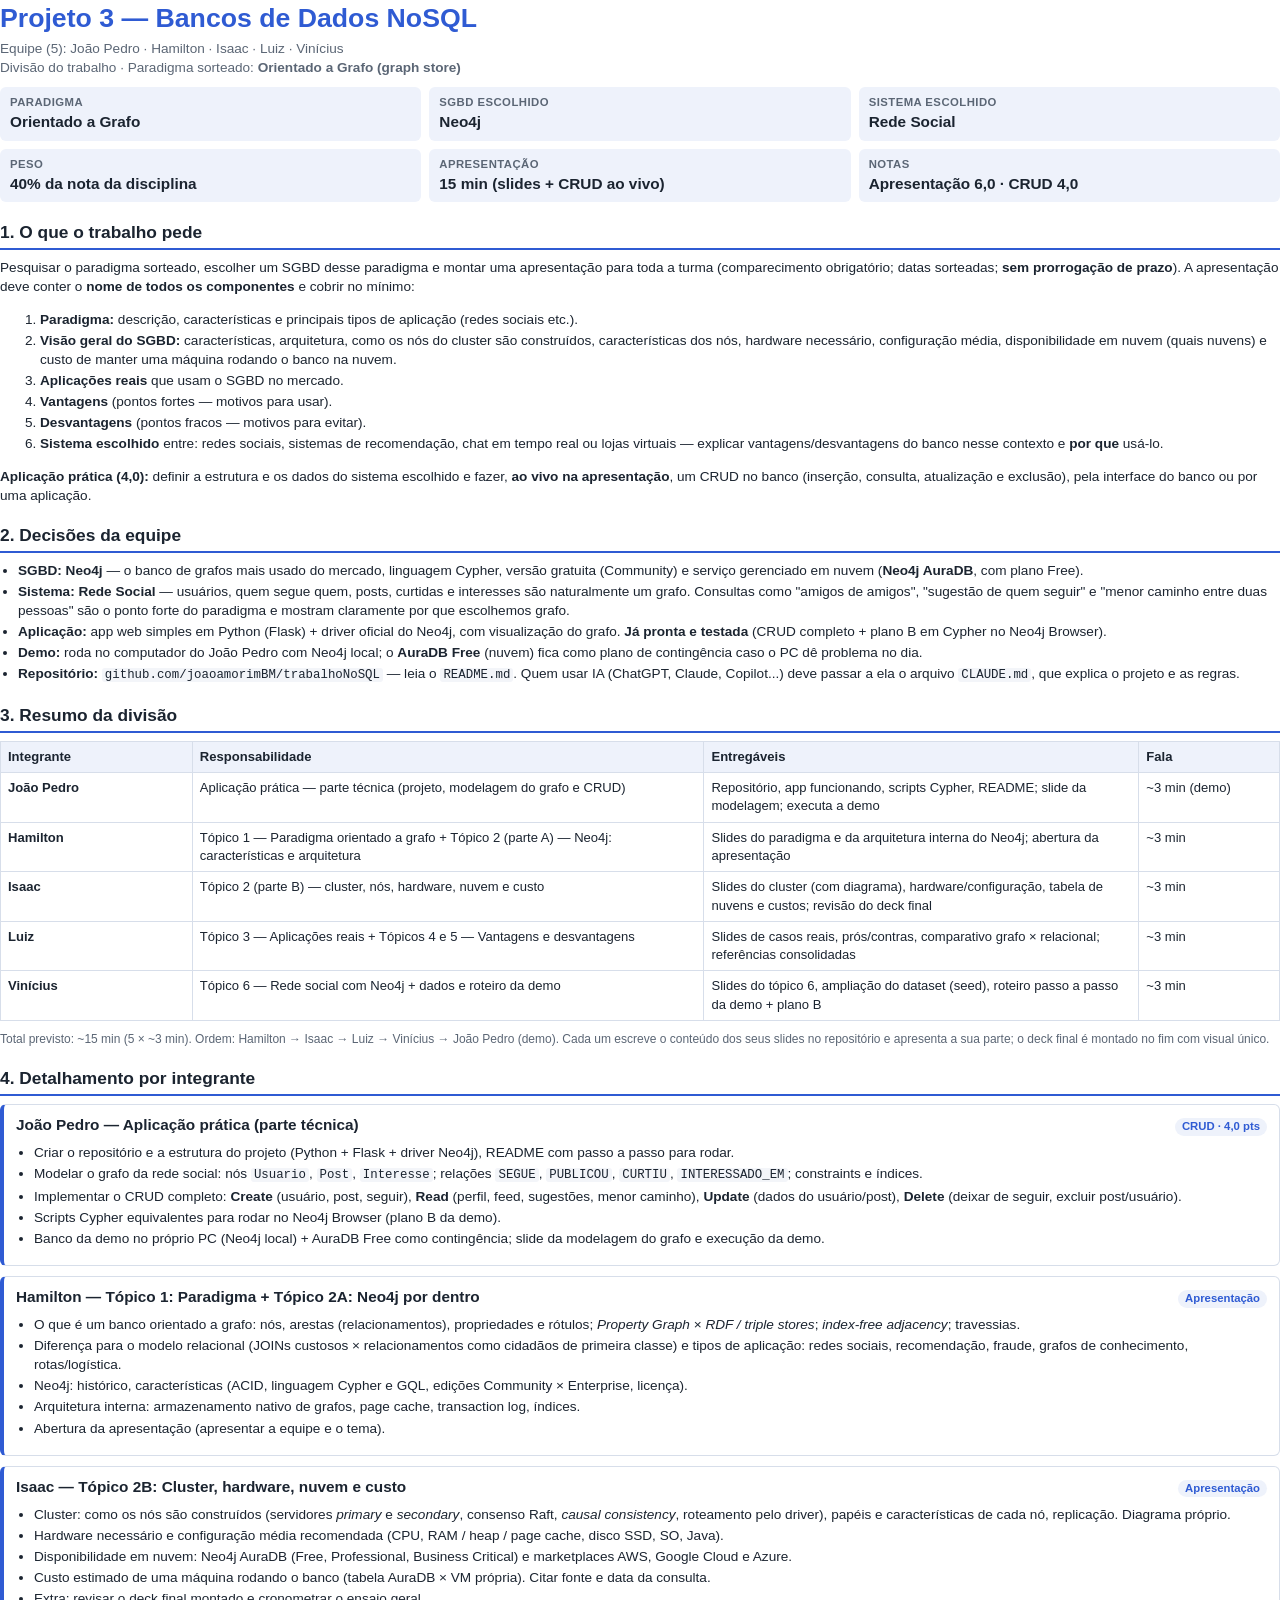
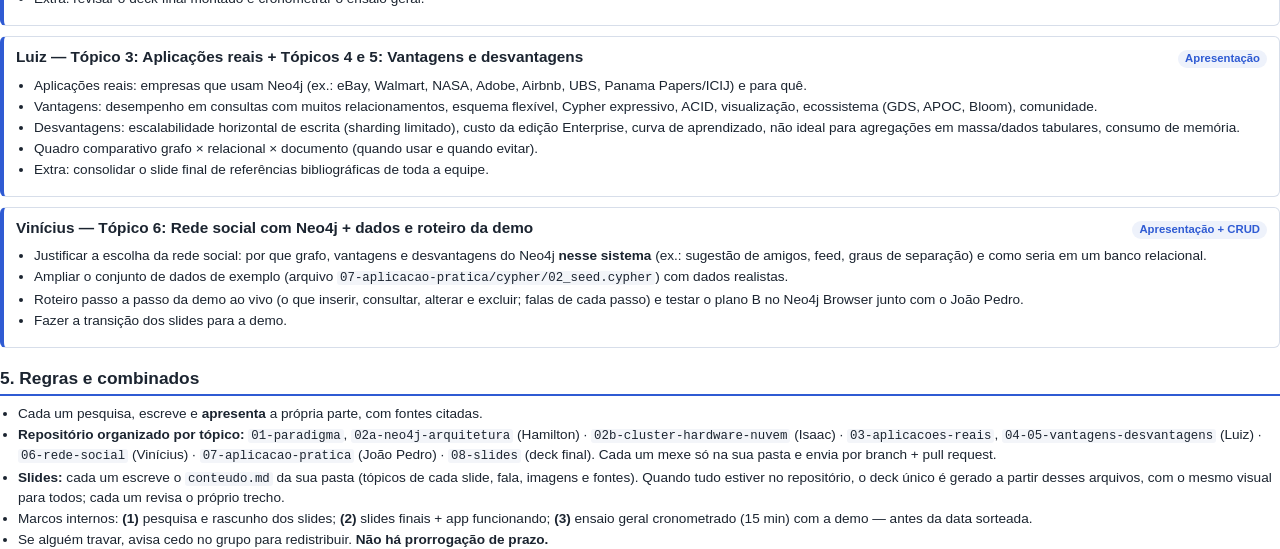
<file: 00-divisao/divisao_trabalho.html>
<!doctype html>
<html lang="pt-BR">
<head>
<meta charset="utf-8">
<title>Divisão do Trabalho — NoSQL Orientado a Grafo</title>
<style>
  @page { size: A4; margin: 12mm 14mm 12mm 14mm; }
  :root { --ink:#1b2430; --muted:#5b6675; --accent:#2f5bd3; --soft:#eef2fb; --line:#d7deea; }
  * { box-sizing: border-box; }
  body { font-family: "Segoe UI", Arial, sans-serif; color: var(--ink); font-size: 10.2pt; line-height: 1.4; margin: 0; background:#fff; }
  h1 { font-size: 20pt; margin: 0 0 2px; color: var(--accent); }
  h2 { font-size: 13pt; margin: 18px 0 8px; padding-bottom: 4px; border-bottom: 2px solid var(--accent); }
  h3 { font-size: 11.5pt; margin: 0 0 4px; }
  p { margin: 4px 0 8px; }
  ul { margin: 4px 0 8px 18px; padding: 0; }
  li { margin: 2px 0; }
  .sub { color: var(--muted); margin-bottom: 10px; }
  .facts { display: grid; grid-template-columns: repeat(3, 1fr); gap: 8px; margin: 10px 0; }
  .fact { background: var(--soft); border-radius: 6px; padding: 8px 10px; }
  .fact b { display:block; font-size: 8.5pt; color: var(--muted); text-transform: uppercase; letter-spacing: .04em; }
  .fact span { font-size: 11.5pt; font-weight: 600; }
  table { width: 100%; border-collapse: collapse; margin: 6px 0 10px; font-size: 9.8pt; }
  th, td { border: 1px solid var(--line); padding: 6px 7px; vertical-align: top; text-align: left; }
  th { background: var(--soft); }
  tr { page-break-inside: avoid; }
  table { page-break-inside: avoid; }
  h2 { page-break-after: avoid; break-after: avoid; }
  .card { border: 1px solid var(--line); border-left: 4px solid var(--accent); border-radius: 6px; padding: 9px 12px; margin: 0 0 10px; page-break-inside: avoid; }
  .card .who { display:flex; justify-content: space-between; align-items: baseline; }
  .tag { font-size: 8.5pt; background: var(--soft); color: var(--accent); padding: 1px 7px; border-radius: 10px; font-weight: 600; }
  .note { background: #fff8e6; border: 1px solid #f0d9a0; border-radius: 6px; padding: 8px 10px; font-size: 9.8pt; }
  .break { page-break-before: always; }
  .small { font-size: 9pt; color: var(--muted); }
  code { font-family: Consolas, monospace; font-size: 9.3pt; background: #f3f5f9; padding: 0 3px; border-radius: 3px; }
</style>
</head>
<body>

<h1>Projeto 3 — Bancos de Dados NoSQL</h1>
<div class="sub">Equipe (5): João Pedro · Hamilton · Isaac · Luiz · Vinícius<br>Divisão do trabalho · Paradigma sorteado: <b>Orientado a Grafo (graph store)</b></div>

<div class="facts">
  <div class="fact"><b>Paradigma</b><span>Orientado a Grafo</span></div>
  <div class="fact"><b>SGBD escolhido</b><span>Neo4j</span></div>
  <div class="fact"><b>Sistema escolhido</b><span>Rede Social</span></div>
  <div class="fact"><b>Peso</b><span>40% da nota da disciplina</span></div>
  <div class="fact"><b>Apresentação</b><span>15 min (slides + CRUD ao vivo)</span></div>
  <div class="fact"><b>Notas</b><span>Apresentação 6,0 · CRUD 4,0</span></div>
</div>

<h2>1. O que o trabalho pede</h2>
<p>Pesquisar o paradigma sorteado, escolher um SGBD desse paradigma e montar uma apresentação para toda a turma
(comparecimento obrigatório; datas sorteadas; <b>sem prorrogação de prazo</b>). A apresentação deve conter o
<b>nome de todos os componentes</b> e cobrir no mínimo:</p>
<ol>
  <li><b>Paradigma:</b> descrição, características e principais tipos de aplicação (redes sociais etc.).</li>
  <li><b>Visão geral do SGBD:</b> características, arquitetura, como os nós do cluster são construídos,
      características dos nós, hardware necessário, configuração média, disponibilidade em nuvem
      (quais nuvens) e custo de manter uma máquina rodando o banco na nuvem.</li>
  <li><b>Aplicações reais</b> que usam o SGBD no mercado.</li>
  <li><b>Vantagens</b> (pontos fortes — motivos para usar).</li>
  <li><b>Desvantagens</b> (pontos fracos — motivos para evitar).</li>
  <li><b>Sistema escolhido</b> entre: redes sociais, sistemas de recomendação, chat em tempo real ou lojas
      virtuais — explicar vantagens/desvantagens do banco nesse contexto e <b>por que</b> usá-lo.</li>
</ol>
<p><b>Aplicação prática (4,0):</b> definir a estrutura e os dados do sistema escolhido e fazer, <b>ao vivo na
apresentação</b>, um CRUD no banco (inserção, consulta, atualização e exclusão), pela interface do banco ou por uma aplicação.</p>

<h2>2. Decisões da equipe</h2>
<ul>
  <li><b>SGBD: Neo4j</b> — o banco de grafos mais usado do mercado, linguagem Cypher, versão gratuita
      (Community) e serviço gerenciado em nuvem (<b>Neo4j AuraDB</b>, com plano Free).</li>
  <li><b>Sistema: Rede Social</b> — usuários, quem segue quem, posts, curtidas e interesses são naturalmente
      um grafo. Consultas como "amigos de amigos", "sugestão de quem seguir" e "menor caminho entre duas pessoas"
      são o ponto forte do paradigma e mostram claramente por que escolhemos grafo.</li>
  <li><b>Aplicação:</b> app web simples em Python (Flask) + driver oficial do Neo4j, com visualização do grafo.
      <b>Já pronta e testada</b> (CRUD completo + plano B em Cypher no Neo4j Browser).</li>
  <li><b>Demo:</b> roda no computador do João Pedro com Neo4j local; o <b>AuraDB Free</b> (nuvem) fica como
      plano de contingência caso o PC dê problema no dia.</li>
  <li><b>Repositório:</b> <code>github.com/joaoamorimBM/trabalhoNoSQL</code> — leia o <code>README.md</code>.
      Quem usar IA (ChatGPT, Claude, Copilot...) deve passar a ela o arquivo <code>CLAUDE.md</code>, que explica o projeto e as regras.</li>
</ul>

<div style="break-inside: avoid"><h2>3. Resumo da divisão</h2>
<table>
  <tr><th style="width:15%">Integrante</th><th style="width:40%">Responsabilidade</th><th>Entregáveis</th><th style="width:11%">Fala</th></tr>
  <tr><td><b>João Pedro</b></td><td>Aplicação prática — parte técnica (projeto, modelagem do grafo e CRUD)</td>
      <td>Repositório, app funcionando, scripts Cypher, README; slide da modelagem; executa a demo</td><td>~3 min (demo)</td></tr>
  <tr><td><b>Hamilton</b></td><td>Tópico 1 — Paradigma orientado a grafo + Tópico 2 (parte A) — Neo4j: características e arquitetura</td>
      <td>Slides do paradigma e da arquitetura interna do Neo4j; abertura da apresentação</td><td>~3 min</td></tr>
  <tr><td><b>Isaac</b></td><td>Tópico 2 (parte B) — cluster, nós, hardware, nuvem e custo</td>
      <td>Slides do cluster (com diagrama), hardware/configuração, tabela de nuvens e custos; revisão do deck final</td><td>~3 min</td></tr>
  <tr><td><b>Luiz</b></td><td>Tópico 3 — Aplicações reais + Tópicos 4 e 5 — Vantagens e desvantagens</td>
      <td>Slides de casos reais, prós/contras, comparativo grafo × relacional; referências consolidadas</td><td>~3 min</td></tr>
  <tr><td><b>Vinícius</b></td><td>Tópico 6 — Rede social com Neo4j + dados e roteiro da demo</td>
      <td>Slides do tópico 6, ampliação do dataset (seed), roteiro passo a passo da demo + plano B</td><td>~3 min</td></tr>
</table></div>
<p class="small">Total previsto: ~15 min (5 × ~3 min). Ordem: Hamilton → Isaac → Luiz → Vinícius → João Pedro (demo).
Cada um escreve o conteúdo dos seus slides no repositório e apresenta a sua parte; o deck final é montado no fim com visual único.</p>

<h2>4. Detalhamento por integrante</h2>

<div class="card">
  <div class="who"><h3>João Pedro — Aplicação prática (parte técnica)</h3><span class="tag">CRUD · 4,0 pts</span></div>
  <ul>
    <li>Criar o repositório e a estrutura do projeto (Python + Flask + driver Neo4j), README com passo a passo para rodar.</li>
    <li>Modelar o grafo da rede social: nós <code>Usuario</code>, <code>Post</code>, <code>Interesse</code>;
        relações <code>SEGUE</code>, <code>PUBLICOU</code>, <code>CURTIU</code>, <code>INTERESSADO_EM</code>; constraints e índices.</li>
    <li>Implementar o CRUD completo: <b>Create</b> (usuário, post, seguir), <b>Read</b> (perfil, feed, sugestões,
        menor caminho), <b>Update</b> (dados do usuário/post), <b>Delete</b> (deixar de seguir, excluir post/usuário).</li>
    <li>Scripts Cypher equivalentes para rodar no Neo4j Browser (plano B da demo).</li>
    <li>Banco da demo no próprio PC (Neo4j local) + AuraDB Free como contingência; slide da modelagem do grafo e execução da demo.</li>
  </ul>
</div>

<div class="card">
  <div class="who"><h3>Hamilton — Tópico 1: Paradigma + Tópico 2A: Neo4j por dentro</h3><span class="tag">Apresentação</span></div>
  <ul>
    <li>O que é um banco orientado a grafo: nós, arestas (relacionamentos), propriedades e rótulos;
        <i>Property Graph</i> × <i>RDF / triple stores</i>; <i>index-free adjacency</i>; travessias.</li>
    <li>Diferença para o modelo relacional (JOINs custosos × relacionamentos como cidadãos de primeira classe)
        e tipos de aplicação: redes sociais, recomendação, fraude, grafos de conhecimento, rotas/logística.</li>
    <li>Neo4j: histórico, características (ACID, linguagem Cypher e GQL, edições Community × Enterprise, licença).</li>
    <li>Arquitetura interna: armazenamento nativo de grafos, page cache, transaction log, índices.</li>
    <li>Abertura da apresentação (apresentar a equipe e o tema).</li>
  </ul>
</div>

<div class="card">
  <div class="who"><h3>Isaac — Tópico 2B: Cluster, hardware, nuvem e custo</h3><span class="tag">Apresentação</span></div>
  <ul>
    <li>Cluster: como os nós são construídos (servidores <i>primary</i> e <i>secondary</i>, consenso Raft,
        <i>causal consistency</i>, roteamento pelo driver), papéis e características de cada nó, replicação. Diagrama próprio.</li>
    <li>Hardware necessário e configuração média recomendada (CPU, RAM / heap / page cache, disco SSD, SO, Java).</li>
    <li>Disponibilidade em nuvem: Neo4j AuraDB (Free, Professional, Business Critical) e marketplaces AWS, Google Cloud e Azure.</li>
    <li>Custo estimado de uma máquina rodando o banco (tabela AuraDB × VM própria). Citar fonte e data da consulta.</li>
    <li>Extra: revisar o deck final montado e cronometrar o ensaio geral.</li>
  </ul>
</div>

<div class="card">
  <div class="who"><h3>Luiz — Tópico 3: Aplicações reais + Tópicos 4 e 5: Vantagens e desvantagens</h3><span class="tag">Apresentação</span></div>
  <ul>
    <li>Aplicações reais: empresas que usam Neo4j (ex.: eBay, Walmart, NASA, Adobe, Airbnb, UBS, Panama Papers/ICIJ) e para quê.</li>
    <li>Vantagens: desempenho em consultas com muitos relacionamentos, esquema flexível, Cypher expressivo,
        ACID, visualização, ecossistema (GDS, APOC, Bloom), comunidade.</li>
    <li>Desvantagens: escalabilidade horizontal de escrita (sharding limitado), custo da edição Enterprise,
        curva de aprendizado, não ideal para agregações em massa/dados tabulares, consumo de memória.</li>
    <li>Quadro comparativo grafo × relacional × documento (quando usar e quando evitar).</li>
    <li>Extra: consolidar o slide final de referências bibliográficas de toda a equipe.</li>
  </ul>
</div>

<div class="card">
  <div class="who"><h3>Vinícius — Tópico 6: Rede social com Neo4j + dados e roteiro da demo</h3><span class="tag">Apresentação + CRUD</span></div>
  <ul>
    <li>Justificar a escolha da rede social: por que grafo, vantagens e desvantagens do Neo4j <b>nesse sistema</b>
        (ex.: sugestão de amigos, feed, graus de separação) e como seria em um banco relacional.</li>
    <li>Ampliar o conjunto de dados de exemplo (arquivo <code>07-aplicacao-pratica/cypher/02_seed.cypher</code>) com dados realistas.</li>
    <li>Roteiro passo a passo da demo ao vivo (o que inserir, consultar, alterar e excluir; falas de cada passo)
        e testar o plano B no Neo4j Browser junto com o João Pedro.</li>
    <li>Fazer a transição dos slides para a demo.</li>
  </ul>
</div>

<h2>5. Regras e combinados</h2>
<ul>
  <li>Cada um pesquisa, escreve e <b>apresenta</b> a própria parte, com fontes citadas.</li>
  <li><b>Repositório organizado por tópico:</b> <code>01-paradigma</code>, <code>02a-neo4j-arquitetura</code> (Hamilton) · <code>02b-cluster-hardware-nuvem</code> (Isaac) · <code>03-aplicacoes-reais</code>, <code>04-05-vantagens-desvantagens</code> (Luiz) · <code>06-rede-social</code> (Vinícius) · <code>07-aplicacao-pratica</code> (João Pedro) · <code>08-slides</code> (deck final). Cada um mexe só na sua pasta e envia por branch + pull request.</li>
  <li><b>Slides:</b> cada um escreve o <code>conteudo.md</code> da sua pasta (tópicos de cada slide, fala, imagens e fontes). Quando tudo estiver no repositório, o deck único é gerado a partir desses arquivos, com o mesmo visual para todos; cada um revisa o próprio trecho.</li>
  <li>Marcos internos: <b>(1)</b> pesquisa e rascunho dos slides; <b>(2)</b> slides finais + app funcionando;
      <b>(3)</b> ensaio geral cronometrado (15 min) com a demo — antes da data sorteada.</li>
  <li>Se alguém travar, avisa cedo no grupo para redistribuir. <b>Não há prorrogação de prazo.</b></li>
</ul>

</body>
</html>
</file>
